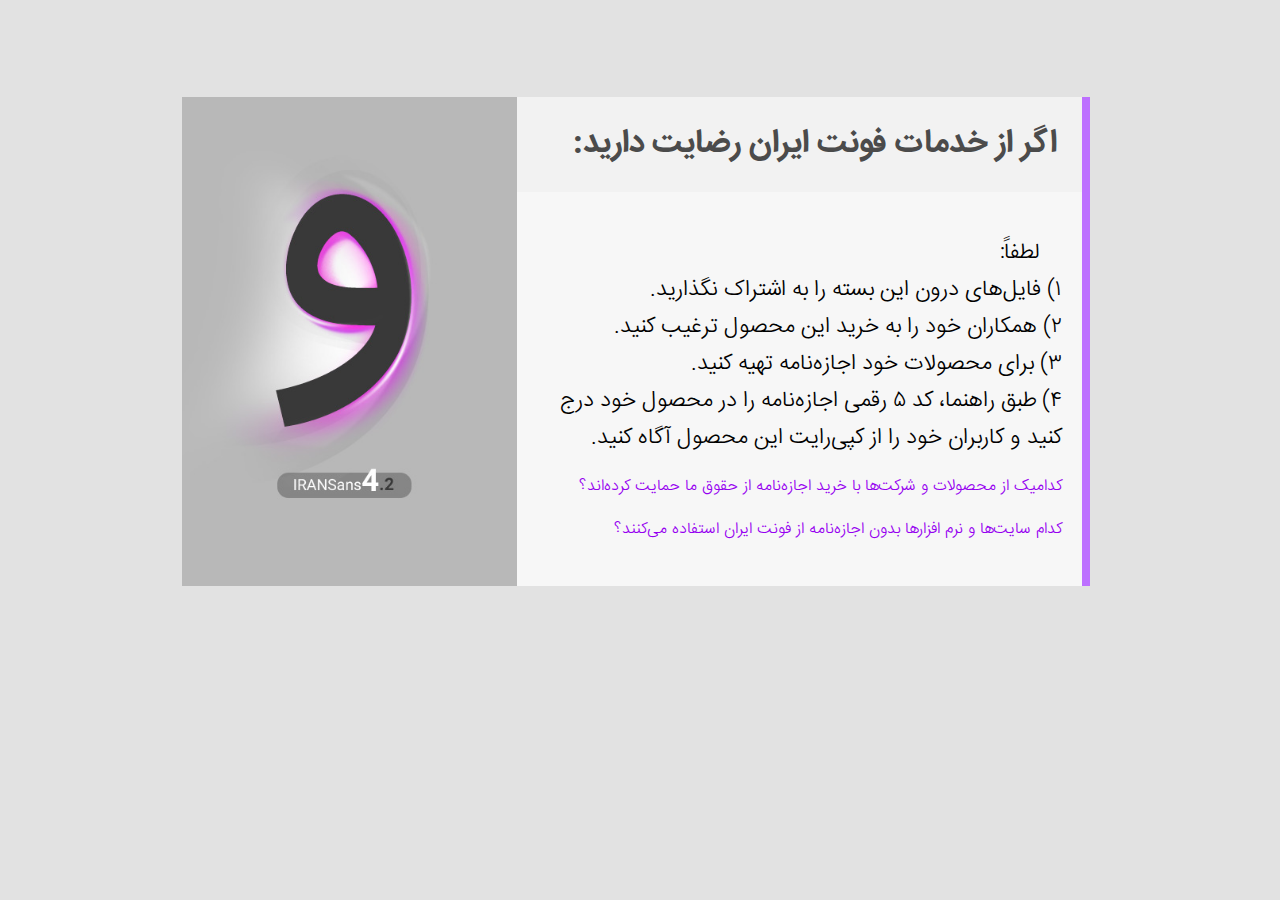
<file: assets/fonts/IRANSans4/IRANSans4-2.html>
<!doctype html>
<html lang="fa">
<head>
<meta charset="utf-8">
<title>IRANSans Family Type face: خانواده فونت ایران سن سریف</title>

<meta name="fontiran.com:license" content="کد ۵ رقمی لایسنس">

<link href="WebFonts/css/style.css" rel="stylesheet">
<style type="text/css">
a:link {
	color: #9600F0;
	text-decoration: none;
}
a:visited {
	color: #9600F0;
	text-decoration: none;
}
a:hover {
	color: #FF0093;
	text-decoration: none;
}
a:active {
	color: #FF0033;
	text-decoration: none;
}
</style>
</head>

<body dir="rtl">
<div class="wrapper">

<p></p>
<br><br><br>
<div class="mainbox3">
<div class="titelbox">
<h1>اگر از خدمات فونت ایران رضایت دارید:</h1>
</div>
<div style="float:left">
<br> <br>
<img src="IRANSans4.jpg" width="324" height="366"  alt=""/></div> 
<div class="rightbox">
  <p><br>
    <span class="text-xlarge" style="padding-right:22px">لطفاً:</span>
  <br>
  <span class="text-xlarge"> ۱)  فایل‌های درون این بسته را به اشتراک نگذارید.</span>
    <br>
    <span class="text-xlarge"> ۲)  همکاران خود را به خرید این محصول ترغیب کنید.</span>
    <br>
    <span class="text-xlarge"> ۳) برای محصولات خود اجازه‌نامه تهیه کنید.</span> 
     <br>
  <span class="text-xlarge">۴) طبق راهنما، کد ۵ رقمی اجازه‌نامه را در محصول خود  درج کنید و کاربران خود را از کپی‌رایت این محصول آگاه کنید.</span><br>
    <p> <a href="http://fontiran.com/licenses">کدامیک از محصولات و شرکت‌ها با خرید اجازه‌نامه از حقوق ما حمایت کرده‌اند؟</a></p>
    <p> <a href="http://fontiran.com/?p=1039">کدام سایت‌ها و نرم افزارها بدون اجازه‌نامه از فونت ایران استفاده می‌کنند؟</a></p>

  <br>
</div>
</div>

	


    <br>
	
</div>
</body>
</html>
</file>
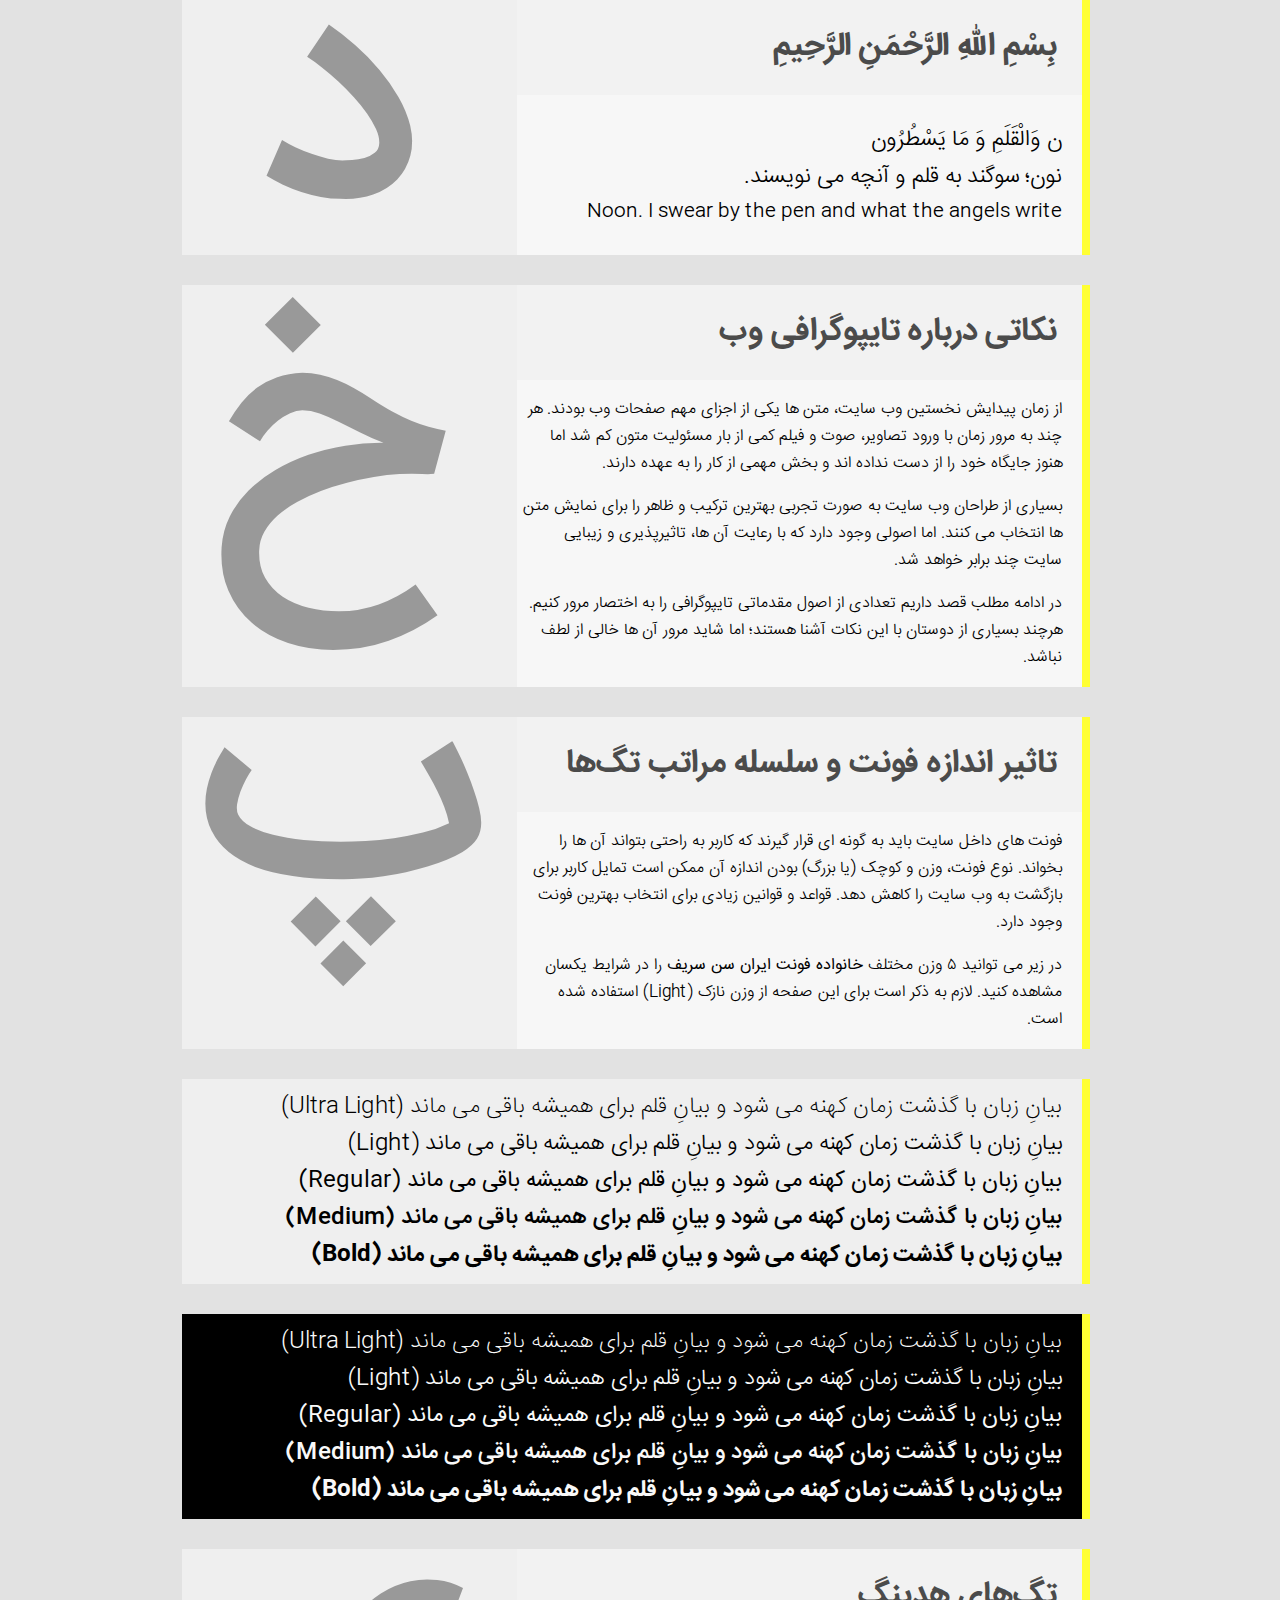
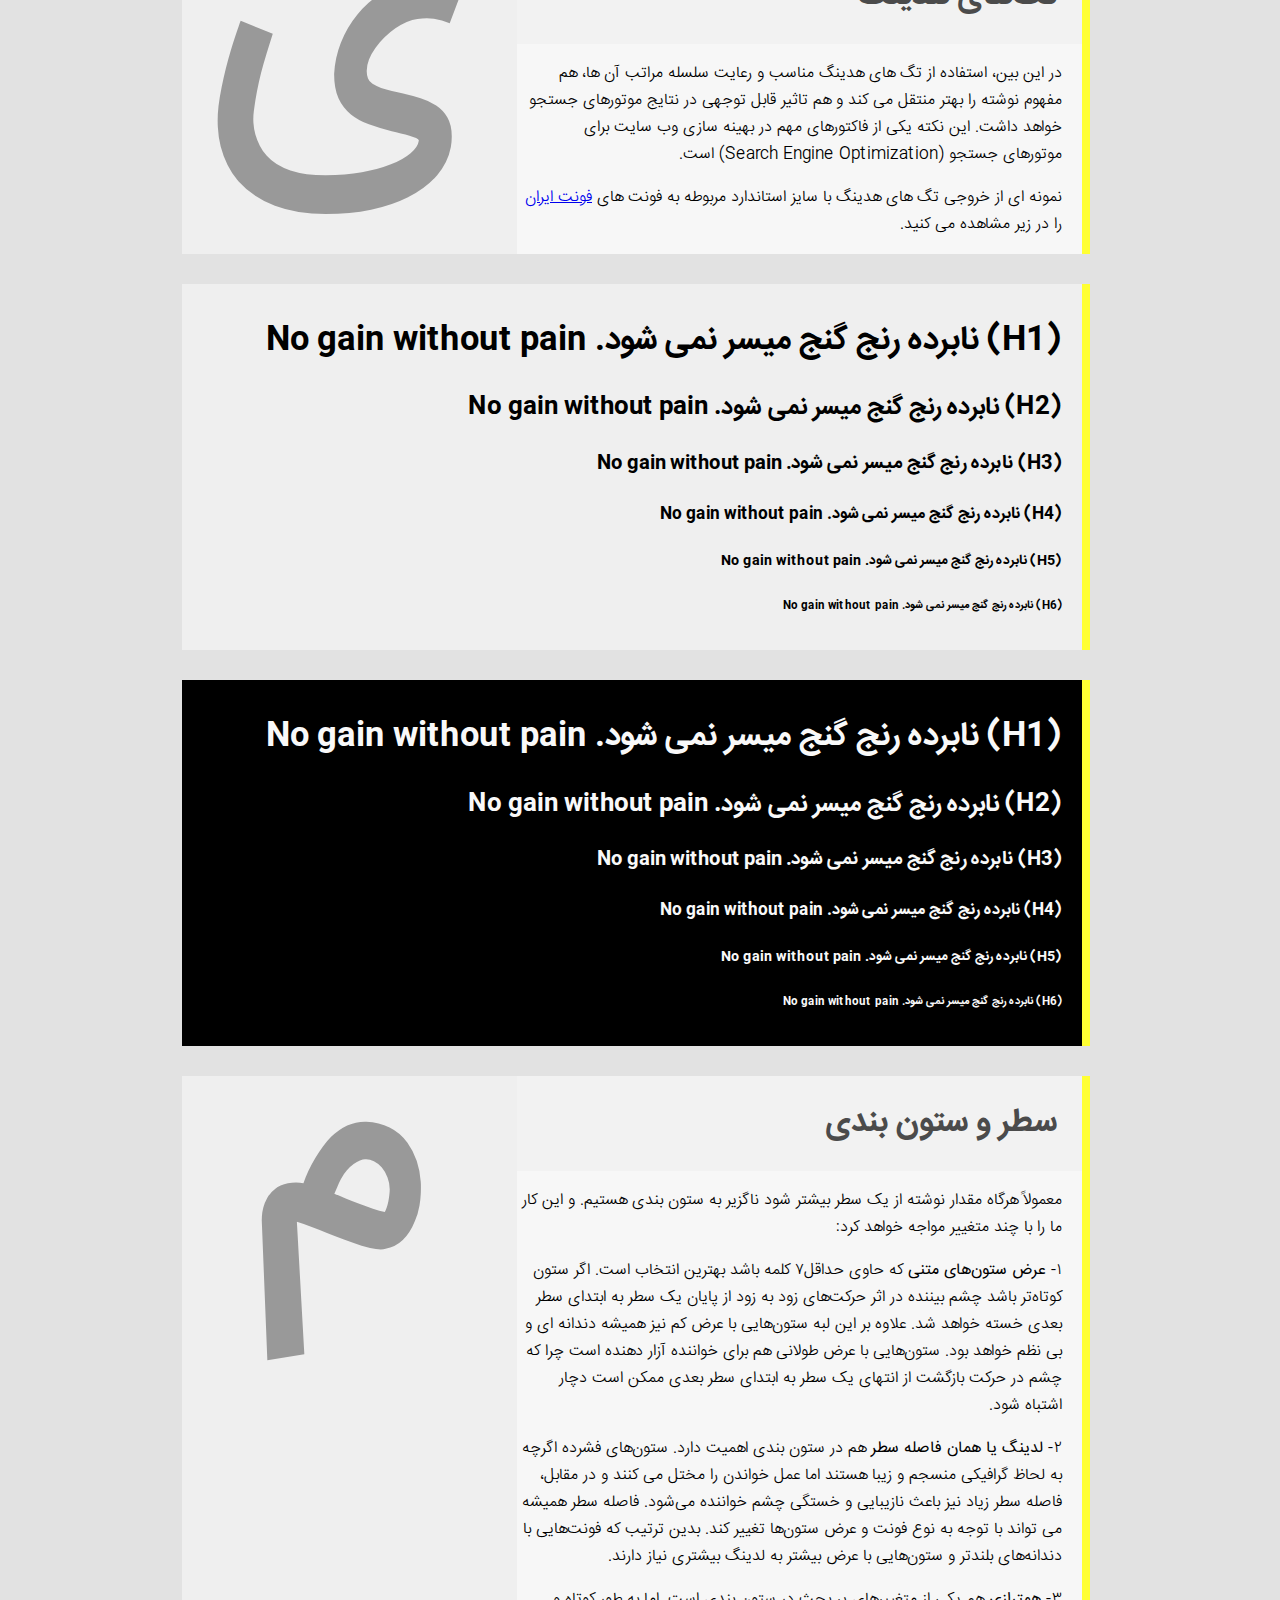
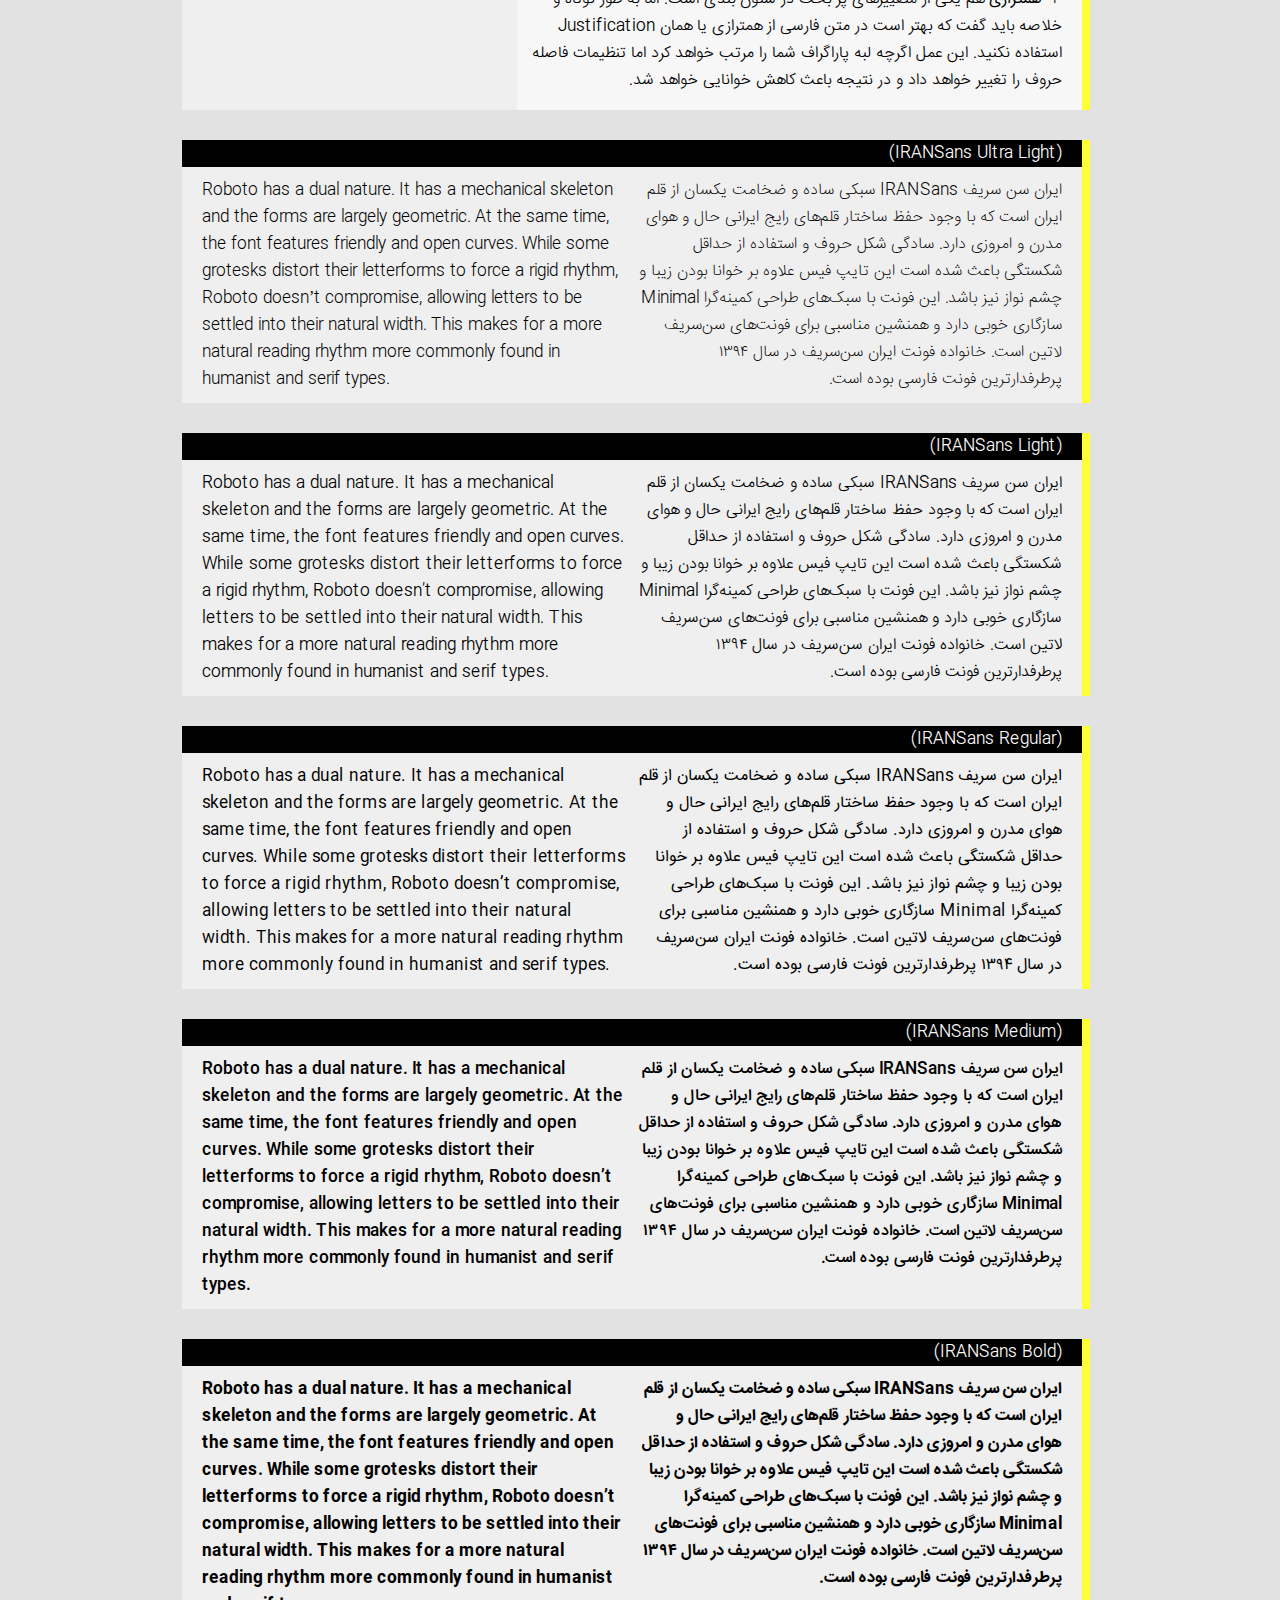
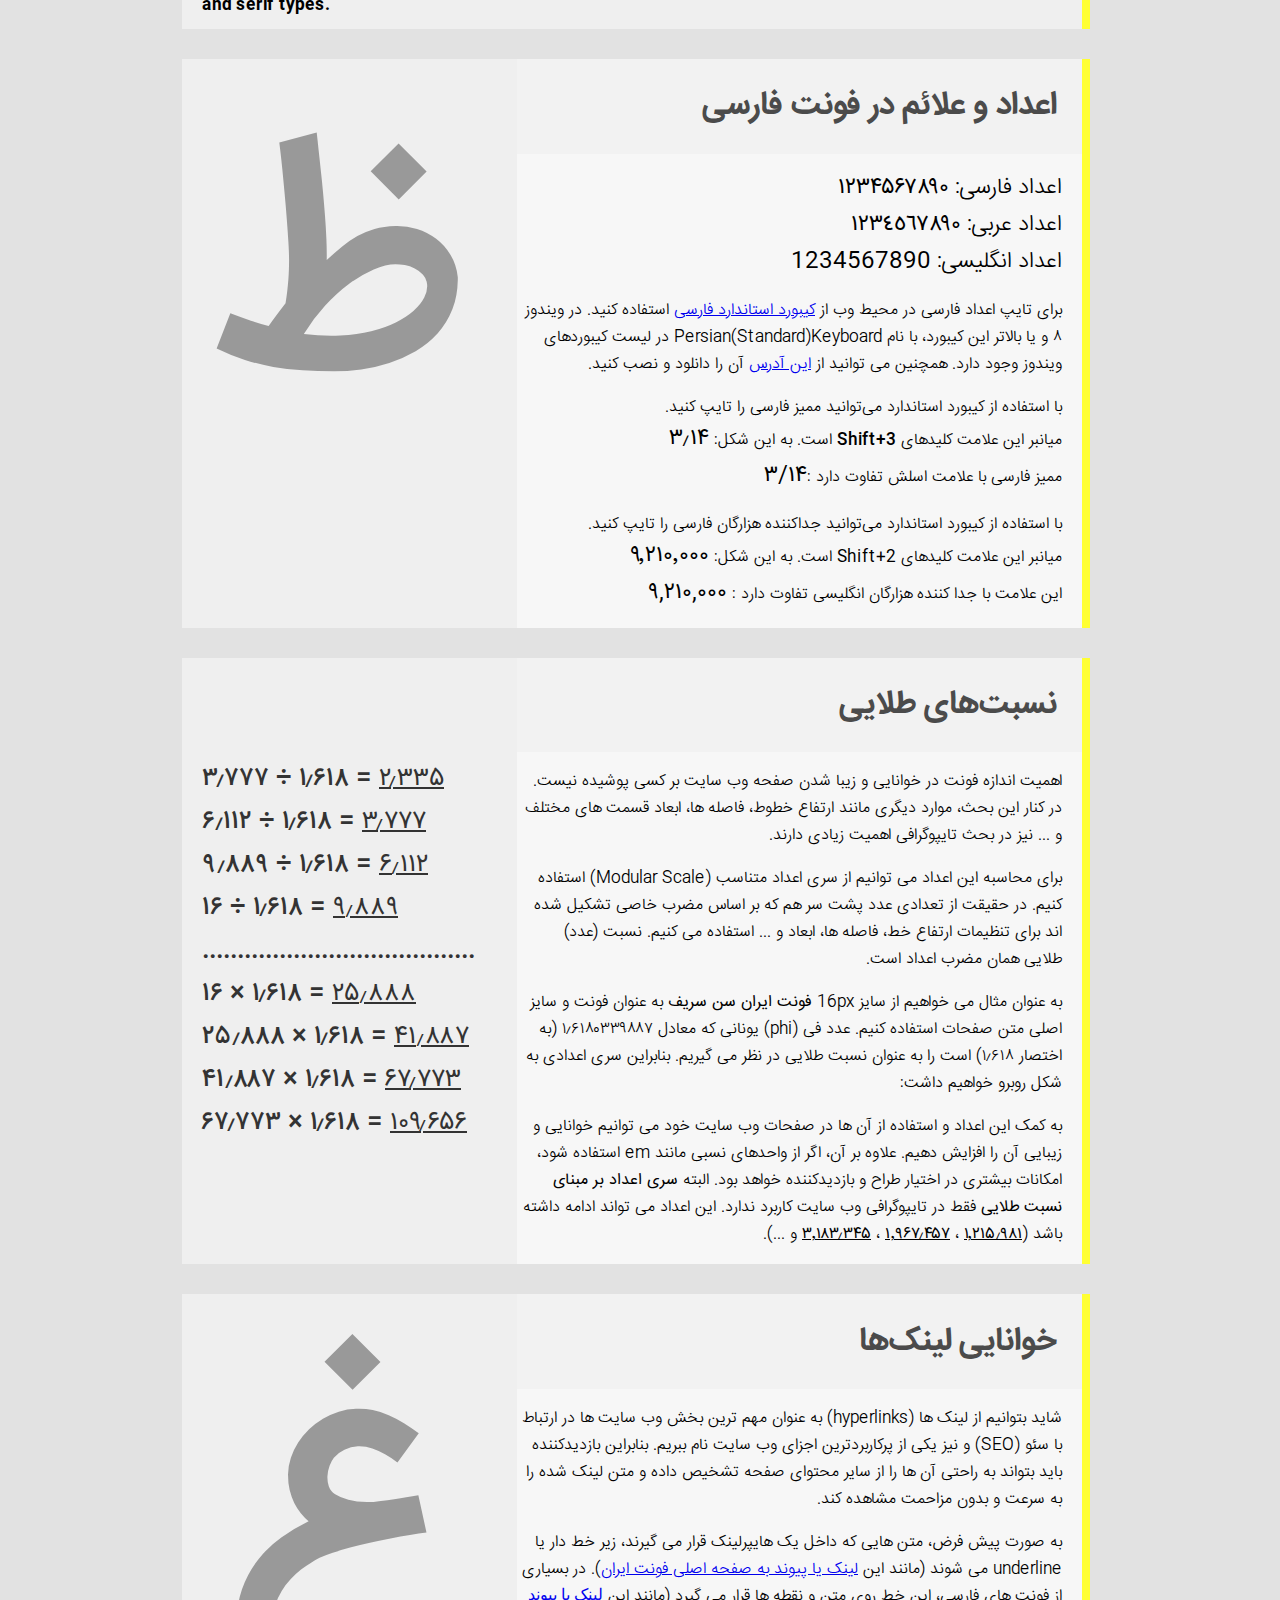
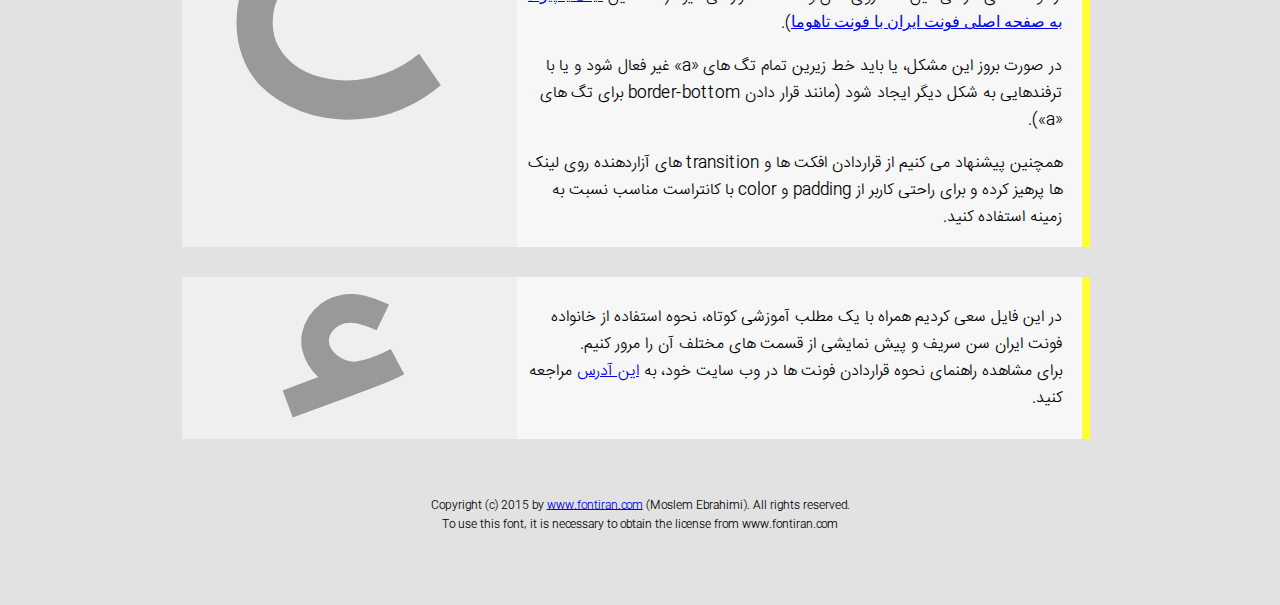
<file: assets/fonts/IRANSans4/WebFonts/IRANSans.html>
<!doctype html>
<html lang="fa">
<head>
<meta charset="utf-8">
<title>IRANSans Family Type face: خانواده فونت ایران سن سریف</title>

<meta name="fontiran.com:license" content="کد ۵ رقمی لایسنس">

<link href="css/style.css" rel="stylesheet">
</head>

<body dir="rtl">
<div class="wrapper">

<div class="mainbox">
<div class="titelbox">
<h1>بِسْمِ اللهِ الرَّحْمَنِ الرَّحِیمِ</h1>
</div>
<div class="alphabet" style="line-height:240px" > د </div> 
<div class="rightbox">
<br>
 <span class="text-xlarge">ن وَالْقَلَمِ وَ مَا یَسْطُرُون</span>
<br>
<span class="text-xlarge"> نون؛ سوگند به قلم و آنچه می نویسند. </span>
 <br>
<span class="text-large"> Noon. I swear by the pen and what the angels write </span>
<br>
<br>
</div>
</div>

<div class="mainbox">

<div class="titelbox">
<h1>نکاتی درباره تایپوگرافی وب</h1>
</div>

<div class="alphabet" style="line-height:350px" > خ </div> 
<div class="rightbox">
	<p>از زمان پیدایش نخستین وب سایت، متن ها یکی از اجزای مهم صفحات وب بودند. هر چند به مرور زمان با ورود تصاویر، صوت و فیلم کمی از بار مسئولیت متون کم شد اما هنوز جایگاه خود را از دست نداده اند و بخش مهمی از کار را به عهده دارند.</p>
	<p>بسیاری از طراحان وب سایت به صورت تجربی بهترین ترکیب و ظاهر را برای نمایش متن ها انتخاب می کنند. اما اصولی وجود دارد که با رعایت آن ها، تاثیرپذیری و زیبایی سایت چند برابر خواهد شد.</p>
	<p>در ادامه مطلب قصد داریم تعدادی از اصول مقدماتی تایپوگرافی را به اختصار مرور کنیم. هرچند بسیاری از دوستان با این نکات آشنا هستند؛ اما شاید مرور آن ها خالی از لطف نباشد.</p>
</div> 


</div> 

<div class="mainbox">
<div class="titelbox">
	<h1>تاثیر اندازه فونت و سلسله مراتب تگ‌ها</h1>
</div>    
    <div class="alphabet" style="line-height:170px"> پ </div> 
    <div class="rightbox">
	<p>فونت های داخل سایت باید به گونه ای قرار گیرند که کاربر به راحتی بتواند آن ها را بخواند. نوع فونت، وزن و کوچک (یا بزرگ) بودن اندازه آن ممکن است تمایل کاربر برای بازگشت به وب سایت را کاهش دهد. قواعد و قوانین زیادی برای انتخاب بهترین  فونت وجود دارد.</p>
	<p>در زیر می توانید ۵ وزن مختلف <strong>خانواده فونت ایران سن سریف</strong> را در شرایط یکسان مشاهده کنید. لازم به ذکر است برای این صفحه از وزن نازک (Light) استفاده شده است.</p>
 </div> 
</div> 

   
<div class="mainbox">
<div class="mainbox2">    
	<div class="text-ultralight" style="font-size:1.4em">بیانِ زبان با گذشت زمان کهنه می شود و بیانِ قلم برای همیشه باقی می ماند (Ultra Light)</div>
	<div class="text-light"  style="font-size:1.4em">بیانِ زبان با گذشت زمان کهنه می شود و بیانِ قلم برای همیشه باقی می ماند (Light)</div>
	<div class="text-regular"  style="font-size:1.4em">بیانِ زبان با گذشت زمان کهنه می شود و بیانِ قلم برای همیشه باقی می ماند (Regular)</div>
	<div class="text-medium"  style="font-size:1.4em">بیانِ زبان با گذشت زمان کهنه می شود و بیانِ قلم برای همیشه باقی می ماند (Medium)</div>
	<div class="text-bold"  style="font-size:1.4em">بیانِ زبان با گذشت زمان کهنه می شود و بیانِ قلم برای همیشه باقی می ماند (Bold)</div>
</div>    
</div>    

<div class="mainboxnegativ">
<div class="mainbox2">    
	<div class="text-ultralight" style="font-size:1.4em">بیانِ زبان با گذشت زمان کهنه می شود و بیانِ قلم برای همیشه باقی می ماند (Ultra Light)</div>
	<div class="text-light"  style="font-size:1.4em">بیانِ زبان با گذشت زمان کهنه می شود و بیانِ قلم برای همیشه باقی می ماند (Light)</div>
	<div class="text-regular"  style="font-size:1.4em">بیانِ زبان با گذشت زمان کهنه می شود و بیانِ قلم برای همیشه باقی می ماند (Regular)</div>
	<div class="text-medium"  style="font-size:1.4em">بیانِ زبان با گذشت زمان کهنه می شود و بیانِ قلم برای همیشه باقی می ماند (Medium)</div>
	<div class="text-bold"  style="font-size:1.4em">بیانِ زبان با گذشت زمان کهنه می شود و بیانِ قلم برای همیشه باقی می ماند (Bold)</div>
</div>    
</div>

<div class="mainbox">
<div class="titelbox">
	<h1>تگ‌های هدینگ</h1>
</div>    
    <div class="alphabet" style="line-height:170px"> ی </div> 
    <div class="rightbox">
<p>در این بین، استفاده از تگ های هدینگ مناسب و رعایت سلسله مراتب آن ها، هم مفهوم نوشته را بهتر منتقل می کند و هم تاثیر قابل توجهی در نتایج موتورهای جستجو خواهد داشت. این نکته یکی از فاکتورهای مهم در بهینه سازی وب سایت برای موتورهای جستجو (Search Engine Optimization) است.</p>
	<p>نمونه ای از خروجی تگ های هدینگ با سایز استاندارد مربوطه به فونت های <a href="http://fontiran.com" target="_blank">فونت ایران</a> را در زیر مشاهده می کنید.</p>
 </div> 
</div> 
    
<div class="mainbox">
<div class="mainbox2"> 	
	<h1>(H1) نابرده رنج گنج میسر نمی شود. No gain without pain </h1>
	<h2>(H2) نابرده رنج گنج میسر نمی شود. No gain without pain</h2>
	<h3>(H3) نابرده رنج گنج میسر نمی شود. No gain without pain</h3>
	<h4>(H4) نابرده رنج گنج میسر نمی شود. No gain without pain </h4>
	<h5>(H5) نابرده رنج گنج میسر نمی شود. No gain without pain</h5>
	<h6>(H6) نابرده رنج گنج میسر نمی شود. No gain without pain</h6>
</div>
</div> 

<div class="mainboxnegativ">
<div class="mainbox2"> 	
	<h1>(H1) نابرده رنج گنج میسر نمی شود. No gain without pain </h1>
	<h2>(H2) نابرده رنج گنج میسر نمی شود. No gain without pain</h2>
	<h3>(H3) نابرده رنج گنج میسر نمی شود. No gain without pain</h3>
	<h4>(H4) نابرده رنج گنج میسر نمی شود. No gain without pain </h4>
	<h5>(H5) نابرده رنج گنج میسر نمی شود. No gain without pain</h5>
	<h6>(H6) نابرده رنج گنج میسر نمی شود. No gain without pain</h6>
</div>
</div>

<div class="mainbox">
<div class="titelbox">
	<h1>سطر و ستون بندی</h1>
</div>    
    <div class="alphabet" style="line-height:200px"> م </div> 
    <div class="rightbox">
<p>معمولاً هرگاه مقدار نوشته از یک سطر بیشتر شود ناگزیر به ستون بندی هستیم. و این کار ما را با چند متغییر مواجه خواهد کرد:</p>
	<p>۱- <strong>عرض ستون‌های متنی</strong> که حاوی حداقل۷ کلمه باشد بهترین انتخاب است. اگر ستون کوتاه‌تر باشد چشم بیننده در اثر حرکت‌های زود به زود از پایان یک سطر به ابتدای سطر بعدی خسته خواهد شد. علاوه بر این لبه ستون‌هایی با عرض کم نیز همیشه دندانه ای و بی نظم خواهد بود. ستون‌هایی با عرض طولانی هم برای خواننده آزار دهنده است چرا که چشم در حرکت بازگشت از انتهای یک سطر به ابتدای سطر بعدی ممکن است دچار اشتباه شود.

    <p>۲- <strong>لدینگ یا همان فاصله سطر </strong> هم در ستون بندی اهمیت دارد. ستون‌های فشرده اگرچه به لحاظ گرافیکی منسجم و زیبا هستند اما عمل خواندن را مختل می کنند و در مقابل، فاصله سطر زیاد نیز باعث نازیبایی و خستگی چشم خواننده می‌شود. فاصله سطر همیشه می تواند با توجه به نوع فونت و عرض ستون‌ها تغییر کند. بدین ترتیب که فونت‌هایی با دندانه‌های بلند‌تر و ستون‌هایی با عرض بیشتر به لدینگ بیشتری نیاز دارند.    
    <p>۳- <strong>همترازی </strong> هم یکی از متغییرهای پر بحث در ستون بندی است. اما به طور کوتاه و خلاصه باید گفت که بهتر است در متن فارسی از همترازی یا همان Justification استفاده نکنید. این عمل اگرچه لبه پاراگراف شما را مرتب خواهد کرد اما تنظیمات فاصله حروف را تغییر خواهد داد و در نتیجه باعث کاهش خوانایی خواهد شد.                </div> 
</div> 

<div class="mainbox"> 
<div class="mainbox2negativ">(IRANSans Ultra Light)</div>   
	<div class="farsiparagraph"><span class="text-ultralight"> ایران سن سریف IRANSans سبکی ساده و ضخامت یکسان از قلم ایران است که با وجود حفظ ساختار قلم‌های رایج  ایرانی حال و هوای مدرن و امروزی دارد. سادگی شکل‌ حروف و استفاده از حداقل شکستگی باعث شده است این تایپ فیس علاوه بر خوانا بودن زیبا و چشم نواز نیز باشد. این فونت با سبک‌های طراحی کمینه‌گرا Minimal سازگاری خوبی دارد و همنشین مناسبی برای فونت‌های سن‌سریف لاتین است. خانواده فونت ایران سن‌سریف در سال ۱۳۹۴ پرطرفدارترین فونت فارسی بوده است.</span></div>

<div class="englishparagraph"><span class="text-ultralight">
Roboto has a dual nature. It has a mechanical skeleton and the forms are largely geometric. At the same time, the font features friendly and open curves. While some grotesks distort their letterforms to force a rigid rhythm, Roboto doesn’t compromise, allowing letters to be settled into their natural width. This makes for a more natural reading rhythm more commonly found in humanist and serif types.
</span></div>
	  
</div>

<div class="mainbox"> 
<div class="mainbox2negativ">(IRANSans Light)</div>     
	<div class="farsiparagraph"><span class="text-right">ایران سن سریف IRANSans سبکی ساده و ضخامت یکسان از قلم ایران است که با وجود حفظ ساختار قلم‌های رایج  ایرانی حال و هوای مدرن و امروزی دارد. سادگی شکل‌ حروف و استفاده از حداقل شکستگی باعث شده است این تایپ فیس علاوه بر خوانا بودن زیبا و چشم نواز نیز باشد. این فونت با سبک‌های طراحی کمینه‌گرا Minimal سازگاری خوبی دارد و همنشین مناسبی برای فونت‌های سن‌سریف لاتین است. خانواده فونت ایران سن‌سریف در سال ۱۳۹۴ پرطرفدارترین فونت فارسی بوده است.</span></div>

<div class="englishparagraph"><span class="text-right">
Roboto has a dual nature. It has a mechanical skeleton and the forms are largely geometric. At the same time, the font features friendly and open curves. While some grotesks distort their letterforms to force a rigid rhythm, Roboto doesn’t compromise, allowing letters to be settled into their natural width. This makes for a more natural reading rhythm more commonly found in humanist and serif types.
</span></div>
	  
</div>

<div class="mainbox"> 
<div class="mainbox2negativ">(IRANSans Regular)</div>     
	<div class="farsiparagraph"><span class="text-regular">ایران سن سریف IRANSans سبکی ساده و ضخامت یکسان از قلم ایران است که با وجود حفظ ساختار قلم‌های رایج  ایرانی حال و هوای مدرن و امروزی دارد. سادگی شکل‌ حروف و استفاده از حداقل شکستگی باعث شده است این تایپ فیس علاوه بر خوانا بودن زیبا و چشم نواز نیز باشد. این فونت با سبک‌های طراحی کمینه‌گرا Minimal سازگاری خوبی دارد و همنشین مناسبی برای فونت‌های سن‌سریف لاتین است. خانواده فونت ایران سن‌سریف در سال ۱۳۹۴ پرطرفدارترین فونت فارسی بوده است.</span></div>

<div class="englishparagraph"><span class="text-regular">
Roboto has a dual nature. It has a mechanical skeleton and the forms are largely geometric. At the same time, the font features friendly and open curves. While some grotesks distort their letterforms to force a rigid rhythm, Roboto doesn’t compromise, allowing letters to be settled into their natural width. This makes for a more natural reading rhythm more commonly found in humanist and serif types.
</span></div>
	  
</div>

<div class="mainbox"> 
<div class="mainbox2negativ">(IRANSans Medium)</div>   
	<div class="farsiparagraph"><span class="text-medium">ایران سن سریف IRANSans سبکی ساده و ضخامت یکسان از قلم ایران است که با وجود حفظ ساختار قلم‌های رایج  ایرانی حال و هوای مدرن و امروزی دارد. سادگی شکل‌ حروف و استفاده از حداقل شکستگی باعث شده است این تایپ فیس علاوه بر خوانا بودن زیبا و چشم نواز نیز باشد. این فونت با سبک‌های طراحی کمینه‌گرا Minimal سازگاری خوبی دارد و همنشین مناسبی برای فونت‌های سن‌سریف لاتین است. خانواده فونت ایران سن‌سریف در سال ۱۳۹۴ پرطرفدارترین فونت فارسی بوده است.</span></div>

<div class="englishparagraph"><span class="text-medium">
Roboto has a dual nature. It has a mechanical skeleton and the forms are largely geometric. At the same time, the font features friendly and open curves. While some grotesks distort their letterforms to force a rigid rhythm, Roboto doesn’t compromise, allowing letters to be settled into their natural width. This makes for a more natural reading rhythm more commonly found in humanist and serif types.</span>
</div>
	  
</div>
<div class="mainbox"> 
<div class="mainbox2negativ">(IRANSans Bold)</div>   
	<div class="farsiparagraph"><span class="text-bold">ایران سن سریف IRANSans سبکی ساده و ضخامت یکسان از قلم ایران است که با وجود حفظ ساختار قلم‌های رایج  ایرانی حال و هوای مدرن و امروزی دارد. سادگی شکل‌ حروف و استفاده از حداقل شکستگی باعث شده است این تایپ فیس علاوه بر خوانا بودن زیبا و چشم نواز نیز باشد. این فونت با سبک‌های طراحی کمینه‌گرا Minimal سازگاری خوبی دارد و همنشین مناسبی برای فونت‌های سن‌سریف لاتین است. خانواده فونت ایران سن‌سریف در سال ۱۳۹۴ پرطرفدارترین فونت فارسی بوده است.</span></div>

<div class="englishparagraph"><span class="text-bold">
Roboto has a dual nature. It has a mechanical skeleton and the forms are largely geometric. At the same time, the font features friendly and open curves. While some grotesks distort their letterforms to force a rigid rhythm, Roboto doesn’t compromise, allowing letters to be settled into their natural width. This makes for a more natural reading rhythm more commonly found in humanist and serif types.</span>
</div>
	  
</div>

<div class="mainbox">
<div class="titelbox">
	<h1>اعداد و علائم در فونت فارسی</h1>
</div>    
    <div class="alphabet" style="line-height:470px"> ظ </div> 
    <div class="rightbox">
      <p><span class="text-xlarge">اعداد فارسی: <strong>۱۲۳۴۵۶۷۸۹۰</strong></span><br>
        <span class="text-xlarge">اعداد عربی: <strong>۱۲۳٤٥٦۷۸۹۰</strong></span><br>
      <span class="text-xlarge">اعداد انگلیسی: <strong>1234567890</strong></span></p>
      <p>برای تایپ اعداد فارسی در محیط وب از <a href="https://fa.wikipedia.org/wiki/%D9%88%DB%8C%DA%A9%DB%8C%E2%80%8C%D9%BE%D8%AF%DB%8C%D8%A7:%D9%81%D8%A7%D8%B1%D8%B3%DB%8C%E2%80%8C%D9%86%D9%88%DB%8C%D8%B3%DB%8C">کیبورد استاندارد فارسی</a> استفاده کنید. در ویندوز ۸ و یا بالاتر این کیبورد، با نام Persian(Standard)Keyboard در لیست کیبوردهای ویندوز وجود دارد. همچنین می توانید از <a href="http://persian-computing.ir/download/Iranian_Standard_Persian_Keyboard_(ISIRI_9147)_(Version_2.0).zip">این آدرس</a> آن را دانلود و نصب کنید.</p>
      <span>
      <p>با استفاده از کیبورد استاندارد می‌توانید ممیز فارسی را تایپ کنید.<br>
        <span>میانبر این علامت کلیدهای <span class="text-medium">Shift+3</span> است. به این شکل: <strong class="text-xlarge">۳٫۱۴</strong></span><br>
        <span >ممیز فارسی با علامت اسلش  تفاوت دارد :<strong class="text-xlarge">۳/۱۴</strong></span>
</p>
      <p>با استفاده از کیبورد استاندارد می‌توانید جداکننده هزارگان فارسی را تایپ کنید.<br>
      <span>میانبر این علامت کلیدهای <strong>Shift+2</strong> است. به این شکل: <strong class="text-xlarge">۹٬۲۱۰٬۰۰۰</strong></span><br>
        <span >این علامت با جدا کننده هزارگان انگلیسی تفاوت دارد : <strong class="text-xlarge">۹,۲۱۰,۰۰۰</strong></span>
      </p>
    </div> 
</div>
    
 <div class="mainbox">
<div class="titelbox">      
	<h1> نسبت‌های طلایی</h1>
</div>    
    <div class="alphabet2">
    <div style="padding-left:20px">
	۳٫۷۷۷ &divide; ۱٫۶۱۸ = <span class="text-regular text-underline">۲٫۳۳۵</span>
	<br>
	۶٫۱۱۲ &divide; ۱٫۶۱۸ = <span class="text-regular text-underline">۳٫۷۷۷</span>
	<br>
	۹٫۸۸۹ &divide; ۱٫۶۱۸ = <span class="text-regular text-underline">۶٫۱۱۲</span>
	<br>
	۱۶ &divide; ۱٫۶۱۸ = <span class="text-regular text-underline">۹٫۸۸۹</span>
	<br>
.......................................
	<br>
	۱۶ &times; ۱٫۶۱۸ = <span class="text-regular text-underline">۲۵٫۸۸۸</span>
	<br>
	۲۵٫۸۸۸ &times; ۱٫۶۱۸ = <span class="text-regular text-underline">۴۱٫۸۸۷</span>
	<br>
	۴۱٫۸۸۷ &times; ۱٫۶۱۸ = <span class="text-regular text-underline">۶۷٫۷۷۳</span>
	<br>
	۶۷٫۷۷۳ &times; ۱٫۶۱۸ = <span class="text-regular text-underline">۱۰۹٫۶۵۶</span>
    </div>
	</div>
     <div class="rightbox">   
	<p>اهمیت اندازه فونت در خوانایی و زیبا شدن صفحه وب سایت بر کسی پوشیده نیست. در کنار این بحث، موارد دیگری مانند ارتفاع خطوط، فاصله ها، ابعاد قسمت های مختلف و ... نیز در بحث تایپوگرافی اهمیت زیادی دارند.</p>
	<p>برای محاسبه این اعداد می توانیم از سری اعداد متناسب (Modular Scale) استفاده کنیم. در حقیقت از تعدادی عدد پشت سر هم که بر اساس مضرب خاصی تشکیل شده اند برای تنظیمات ارتفاع خط، فاصله ها، ابعاد و ... استفاده می کنیم. نسبت (عدد) طلایی همان مضرب اعداد است.</p>
	<p>به عنوان مثال می خواهیم از سایز 16px <strong>فونت ایران سن سریف</strong> به عنوان فونت و سایز اصلی متن صفحات استفاده کنیم. عدد فی (phi) یونانی که معادل ۱٫۶۱۸۰۳۳۹۸۸۷ (به اختصار ۱٫۶۱۸) است را به عنوان نسبت طلایی در نظر می گیریم. بنابراین سری اعدادی به شکل روبرو خواهیم داشت:</p>
	
	<p>
	به کمک این اعداد و استفاده از آن ها در صفحات وب سایت خود می توانیم خوانایی و زیبایی آن را افزایش دهیم. علاوه بر آن، اگر از واحدهای نسبی مانند em استفاده شود، امکانات بیشتری در اختیار طراح و بازدیدکننده خواهد بود. البته <strong>سری اعداد بر مبنای نسبت طلایی</strong> فقط در تایپوگرافی وب سایت کاربرد ندارد.
	این اعداد می تواند ادامه داشته باشد (<span class="text-regular text-underline">۱٬۲۱۵٫۹۸۱</span> ، <span class="text-regular text-underline">۱٬۹۶۷٫۴۵۷</span> ، <span class="text-regular text-underline">۳٬۱۸۳٫۳۴۵</span> و ...).
	</p>
    
</div>    
</div>    
    
<div class="mainbox">    
<div class="titelbox"><h1>خوانایی لینک‌ها</h1> </div>
<div class="alphabet" style="line-height:470px"> غ </div>
<div class="rightbox">
	<p>شاید بتوانیم از لینک ها (hyperlinks) به عنوان مهم ترین بخش وب سایت ها در ارتباط با سئو (SEO) و نیز یکی از پرکاربردترین اجزای وب سایت نام ببریم. بنابراین بازدیدکننده باید بتواند به راحتی آن ها را از سایر محتوای صفحه تشخیص داده و متن لینک شده را به سرعت و بدون مزاحمت مشاهده کند.</p>
	<p>به صورت پیش فرض، متن هایی که داخل یک هایپرلینک قرار می گیرند، زیر خط دار یا underline می شوند (مانند این <a href="http://fontiran.com" target="_blank">لینک یا پیوند به صفحه اصلی فونت ایران</a>). در بسیاری از فونت های فارسی، این خط روی متن و نقطه ها قرار می گیرد (مانند این <a href="http://fontiran.com" target="_blank" style="font-family: Tahoma;">لینک یا پیوند به صفحه اصلی فونت ایران با فونت تاهوما</a>).</p>
	<p>در صورت بروز این مشکل، یا باید خط زیرین تمام تگ های «a» غیر فعال شود و یا با ترفندهایی به شکل دیگر ایجاد شود (مانند قرار دادن border-bottom برای تگ های «a»).</p>
	<p>همچنین پیشنهاد می کنیم از قراردادن افکت ها و transition های آزاردهنده روی لینک ها پرهیز کرده و برای راحتی کاربر از padding و color با کانتراست مناسب نسبت به زمینه استفاده کنید.</p>
</div>
</div>    
    

	
<div class="mainbox">
<div class="rightbox">
<br>
در این فایل سعی کردیم همراه با یک مطلب آموزشی کوتاه، نحوه استفاده از خانواده فونت ایران سن سریف و پیش نمایشی از قسمت های مختلف آن را مرور کنیم.
<br>
برای مشاهده راهنمای نحوه قراردادن فونت ها در وب سایت خود، به <a href="http://fontiran.com/?p=874" target="_blank">این آدرس</a> مراجعه کنید.
<br>
<br>
</div>
<div class="alphabet" style="line-height:100px">ء</div>
</div>

    <br>
	<div class="footer">
    Copyright (c) 2015 by <a href="http://fontiran.com">www.fontiran.com</a> (Moslem Ebrahimi). All rights reserved.
    <br>
    To use this font, it is necessary to obtain the license from www.fontiran.com
    
	</div>
</div>
</body>
</html>
</file>
<file: assets/fonts/IRANSans4/WebFonts/css/style.css>
﻿@import url(fontiran.css); /* لینک فایلی که وظیفه بارگذاری فونت ها را برعهده دارد */
body {
	font-family: IRANSans !important;
	font-weight: 300;
	direction: rtl;
	background-color: #E2E2E2;
	margin: 0;
}
h1, h2, h3, h4, h5, h6,input, textarea {
	font-family: IRANSans !important;
}
h1 {
	font-weight: bold;
}
.wrapper {
	max-width: 900px;
	margin: 0 auto;
}
.ltr {
	direction: ltr;
}
.text-right {
	text-align: right;
}
.text-center {
	text-align: center;
}
.text-left {
	text-align: left;
}
.text-small {
	font-size: 0.8em;
}
.text-xsmall {
	font-size: 0.6em;
}
.text-large {
	font-size: 1.2em;
}
.text-xlarge {
	font-size: 1.4em;
}
.text-underline {
	text-decoration:underline;
}
.text-ultralight {
	font-weight: 200;
}
.text-light {
	font-weight: 300;
}
.text-regular {
	font-weight: normal;
}
.text-medium {
	font-weight: 500;
}
.text-bold {
	font-weight: bold;
}
blockquote {
	font-weight: 500;
	padding: 10px;
	border: 1px dashed #666666;
}

.mainbox {
	width: 100%;
	background-color: #EFEFEF;
	display: table;
	margin-bottom: 30px;
	border-right: 8px solid #FFFF33;
}

.mainboxnegativ {
	width: 100%;
	background-color: #000000;
	display: table;
	margin-bottom: 30px;
	border-right: 8px solid #FFFF33;
	color: #F9F9F9;
}

.mainbox2 {
	font-size: 1em;
	width: 90%;
	padding-right: 20px;
	padding-top: 10px;
	padding-bottom: 10px;
}

.mainbox3 {
	width: 100%;
	background-color: #b8b8b8;
	display: table;
	margin-bottom: 30px;
	border-right: 8px solid #bd70ff;
}

.mainbox2negativ {
	font-size: 1em;
	color: #F9F9F9;
	background-color: #000000;
	padding-right: 20px;
}

.farsiparagraph {
	font-size: 1em;
	width: 47%;
	float:right;
	padding-right: 20px;
	padding-top: 10px;
	padding-bottom: 10px;

}
.englishparagraph {
	font-size: 1em;
	width: 47%;
	float: left;
	direction:ltr;
	padding-left: 20px;
	padding-top: 10px;
	padding-bottom: 10px;


}
.rightbox {
	width: 60%;
	padding-right: 20px;
	padding-left: 5px;
	float: right;
	margin-left: 10px;
	margin-bottom: 0px;
	min-width: 0px;
	background-color: #F7F7F7;

}

.titelbox {
	width: 60%;
	padding-right: 25px;
	padding-left: 0px;
	float: right;
	margin-left: 10px;
	margin-bottom: 0px;
	min-width: 0px;
	background-color: #F2F2F2;
	color: #4B4B4B;
}


.lefttbox {
	
	padding-right: 20px;
	padding-left: 4px;
	float: right;
	margin-bottom: 10px;
	min-width: 0px;
}

.alphabet {
	width: 35%;
	float: left;
	font-size: 21em;
	text-align: center;
	font-weight: 500;
	color: #999999;
}

.alphabet2 {
	width: 35%;
	float: left;
	direction: ltr;
	font-size: 1.6em;
	text-align: left;
	font-weight: 500;
	color: #333333;
	margin-top: 100px;
}
.footer {
	font-weight: 300;
	font-size: 0.7em;
	text-align: center;
	direction: ltr;
	margin-bottom: 0px;
	padding-bottom: 0px;
}
</file>
